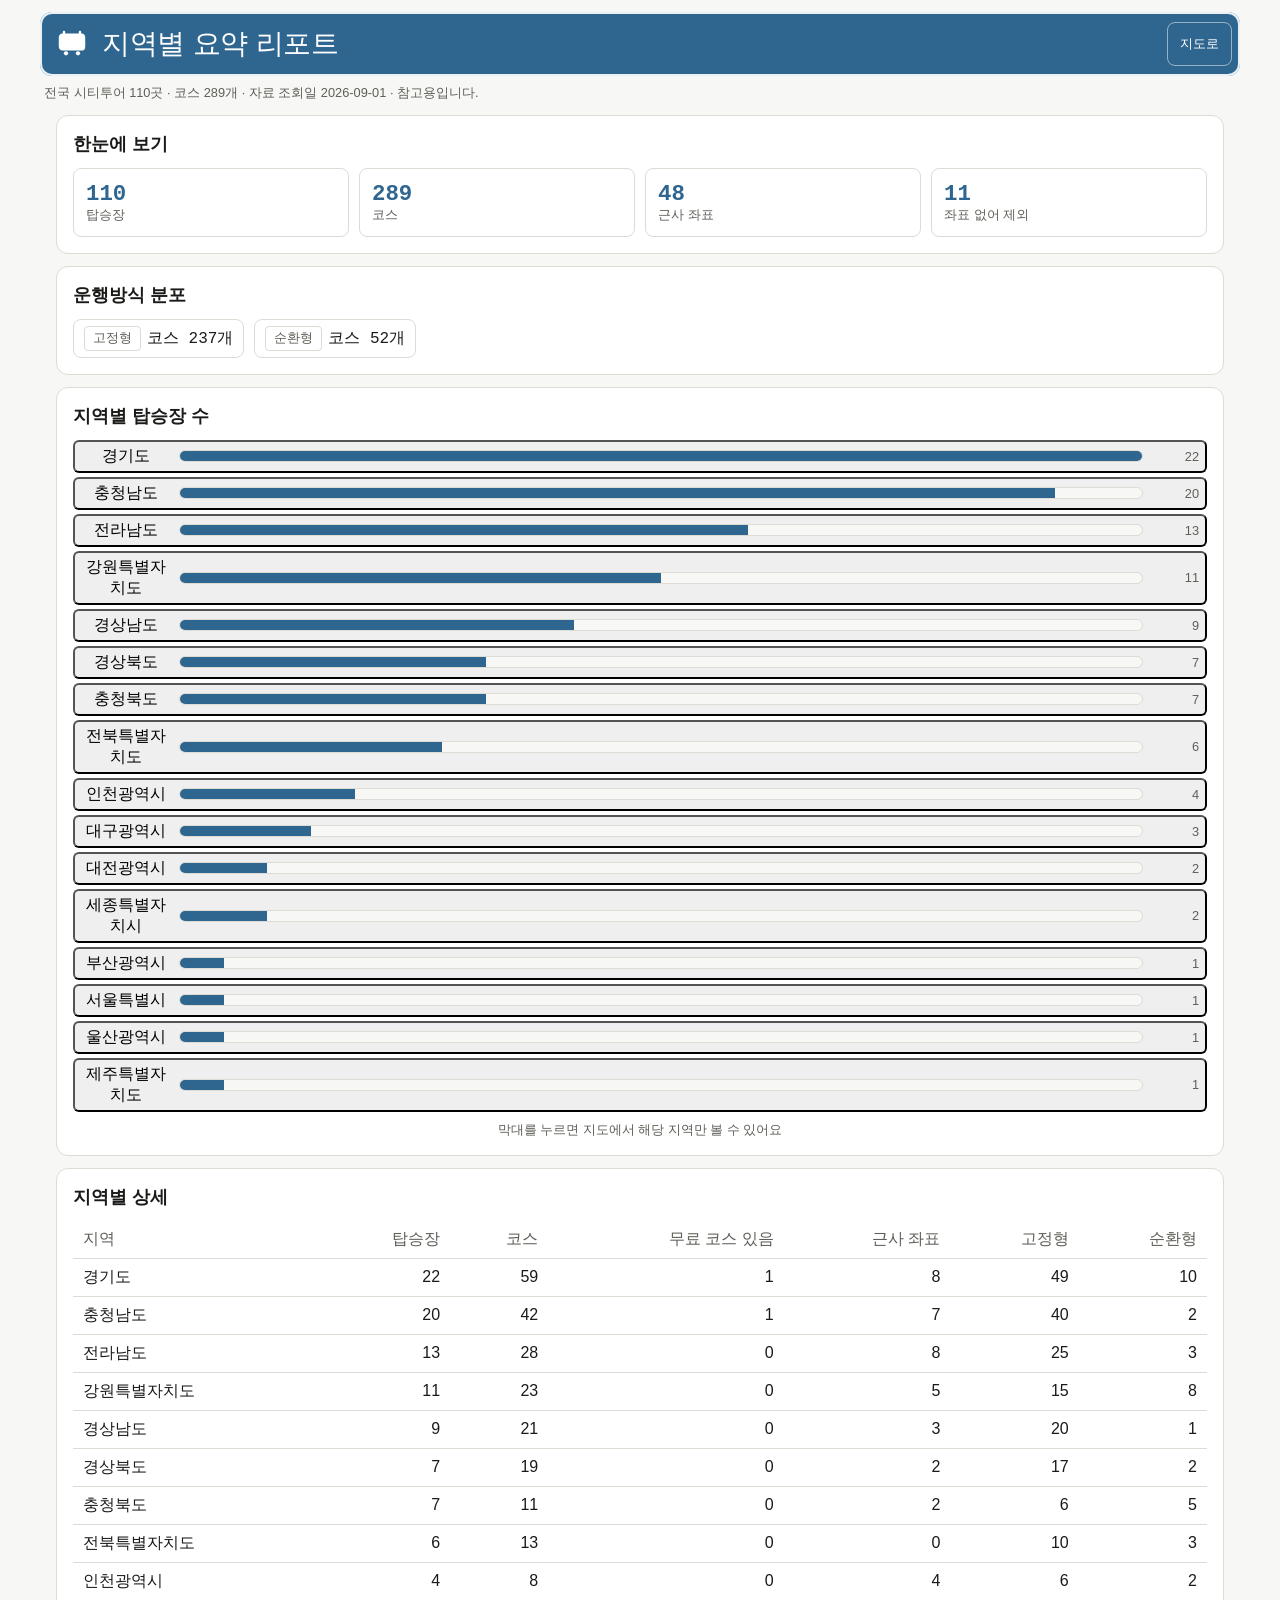
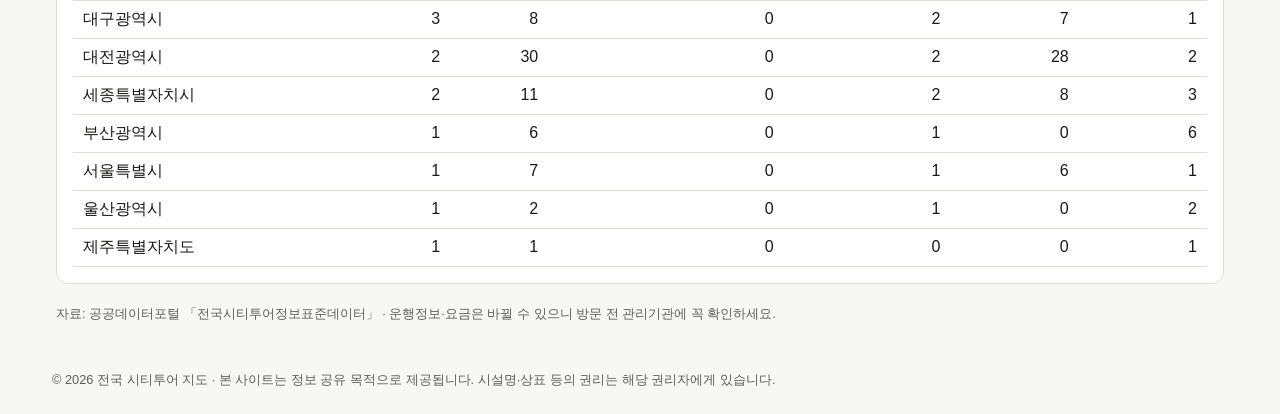
<file: report.html>
<!DOCTYPE html>
<html lang="ko">
<head>
<meta charset="UTF-8">
<meta name="viewport" content="width=device-width, initial-scale=1.0, viewport-fit=cover">
<meta http-equiv="Content-Security-Policy" content="default-src 'self'; script-src 'self'; style-src 'self' 'unsafe-inline' https://fonts.googleapis.com; font-src https://fonts.gstatic.com; img-src 'self' data:; connect-src 'self'; object-src 'none'; base-uri 'self'; form-action 'none'">
<title>지역별 요약 리포트</title>
<meta name="description" content="전국 시티투어 버스·코스 지역별 현황 요약 리포트">
<meta name="theme-color" content="#2F6690">
<link rel="manifest" href="manifest.json">
<link rel="icon" type="image/png" sizes="512x512" href="assets/icons/app-icon-512.png">
<link rel="apple-touch-icon" sizes="180x180" href="assets/icons/app-icon-apple-180.png">
<meta name="apple-mobile-web-app-capable" content="yes">
<meta name="apple-mobile-web-app-status-bar-style" content="default">
<meta name="apple-mobile-web-app-title" content="시티투어지도">
<link rel="stylesheet" href="assets/css/style.css">
</head>
<body>

<header class="app-header">
  <div class="header-inner">
    <svg class="sign-mark" viewBox="0 0 24 24" aria-hidden="true" focusable="false" fill="none" stroke="currentColor" stroke-width="1.8" stroke-linecap="round" stroke-linejoin="round">
      <rect x="3" y="5" width="18" height="11" rx="2"/>
      <path d="M3 12h18M6 5V3M18 5V3"/>
      <circle cx="7.5" cy="19" r="1.6" fill="currentColor" stroke="none"/>
      <circle cx="16.5" cy="19" r="1.6" fill="currentColor" stroke="none"/>
    </svg>
    <div class="sign-text">
      <h1 class="app-title">지역별 요약 리포트</h1>
    </div>
    <a class="report-btn" href="index.html">지도로</a>
  </div>
  <p class="app-notice">전국 시티투어 <span id="totalCount"></span>곳 · 코스 <span id="totalCourses"></span>개 · 자료 조회일 <span id="surveyDate"></span> · 참고용입니다.</p>
</header>

<main class="container report-page">

  <!-- 핵심 지표 -->
  <section class="panel">
    <h2 class="report-section-title">한눈에 보기</h2>
    <div class="stat-tiles" id="statTiles"></div>
  </section>

  <!-- 운행방식 분포 -->
  <section class="panel">
    <h2 class="report-section-title">운행방식 분포</h2>
    <div class="status-chips" id="methodChips"></div>
  </section>

  <!-- 지역별 탑승장 수 -->
  <section class="panel">
    <h2 class="report-section-title">지역별 탑승장 수</h2>
    <div class="district-bars" id="sidoBars"></div>
    <p class="dash-hint">막대를 누르면 지도에서 해당 지역만 볼 수 있어요</p>
  </section>

  <!-- 지역별 상세 표 -->
  <section class="panel">
    <h2 class="report-section-title">지역별 상세</h2>
    <div class="table-wrap">
      <table class="report-table" id="reportTable">
        <thead>
          <tr>
            <th>지역</th><th>탑승장</th><th>코스</th><th>무료 코스 있음</th><th>근사 좌표</th><th>고정형</th><th>순환형</th>
          </tr>
        </thead>
        <tbody></tbody>
      </table>
    </div>
  </section>

  <footer class="app-footer">
    <p>자료: 공공데이터포털 「전국시티투어정보표준데이터」 · 운행정보·요금은 바뀔 수 있으니 방문 전 관리기관에 꼭 확인하세요.</p>
  </footer>
</main>

<div class="site-notice" role="note">
  © 2026 전국 시티투어 지도 · 본 사이트는 정보 공유 목적으로 제공됩니다. 시설명·상표 등의 권리는 해당 권리자에게 있습니다.
</div>

<script src="assets/js/data.js"></script>
<script src="assets/js/report.js"></script>
</body>
</html>
</file>
<file: assets/css/style.css>
@import url('https://fonts.googleapis.com/css2?family=Do+Hyeon&family=IBM+Plex+Sans+KR:wght@400;500;600&family=JetBrains+Mono:wght@500;700&display=swap');

/* ============================================================
   공공 안내 표지 체계 — 다있맵(daitmap) 지도 PWA 공용
   면색 1개가 앱을 구분하고, 나머지는 전부 조용하게 둔다.
   그림자로 띄우지 않는다. 판은 면색과 1px 괘선으로 만든다.
   ============================================================ */

:root {
  /* 면색 — 앱마다 이 두 줄만 다르다. */
  --sign: #2F6690;
  --sign-ink: #FFFFFF;
  --sign-wash: #E9F0F5;      /* 면색의 아주 옅은 톤 — hover/선택 바닥 */

  /* 중립 — 7개 앱 공통 */
  --bg: #F7F7F5;
  --panel: #FFFFFF;
  --ink: #1A1A18;
  --ink-muted: #5F5E58;
  --line: #DCDBD4;

  /* 정보를 나르는 색만 남긴다 */
  --free: #176B5B;
  --paid: #8A4B12;

  /* 1.250 (Major Third) — 이 여섯 단계 밖의 크기를 쓰지 않는다 */
  --fs-xxl: 2.19rem;
  --fs-xl:  1.75rem;
  --fs-l:   1.40rem;
  --fs-m:   1.12rem;
  --fs-base: 1rem;
  --fs-s:   0.80rem;

  --tap: 44px;               /* 최소 터치 타깃 */
  --radius-panel: 12px;
  --radius-card: 10px;

  accent-color: var(--sign);
  caret-color: var(--sign);
  scrollbar-color: var(--line) transparent;
  color-scheme: light;
}

* { margin: 0; padding: 0; box-sizing: border-box; }

body {
  font-family: 'IBM Plex Sans KR', -apple-system, BlinkMacSystemFont, 'Segoe UI', sans-serif;
  background: var(--bg);
  color: var(--ink);
  min-height: 100vh;
  -webkit-text-size-adjust: 100%;
}

/* 우리가 그리지 않은 브라우저 표면도 디자인에 포함된다 */
::selection { background: var(--sign); color: var(--sign-ink); }
::-webkit-scrollbar { width: 10px; height: 10px; }
::-webkit-scrollbar-thumb { background: var(--line); border-radius: 999px; }
::-webkit-scrollbar-track { background: transparent; }

:where(a, button, input, select, [tabindex]):focus-visible {
  outline: 2px solid var(--sign);
  outline-offset: 2px;
  border-radius: 4px;
}

/* 수치는 표지판의 거리 표기처럼 자리를 지킨다 */
.num {
  font-family: 'JetBrains Mono', ui-monospace, monospace;
  font-variant-numeric: tabular-nums;
  font-weight: 700;
}

/* ---------- 헤더: 표지판 ---------- */
.app-header {
  padding: max(12px, env(safe-area-inset-top)) 12px 0;
}

.header-inner {
  position: relative;
  max-width: 1200px;
  margin: 0 auto;
  display: flex;
  align-items: center;
  gap: 12px;
  min-height: 52px;
  padding: 8px 56px 8px 12px;   /* 우측은 링크복사 버튼 자리 */
  background: var(--sign);
  color: var(--sign-ink);
  border-radius: var(--radius-panel);
  box-shadow: inset 0 0 0 2px rgba(255, 255, 255, .9);
}

.sign-mark {
  flex: 0 0 auto;
  width: 26px;
  height: 26px;
  fill: currentColor;
}

.sign-text { flex: 1; min-width: 0; }

.app-title {
  font-family: 'Do Hyeon', 'IBM Plex Sans KR', sans-serif;
  font-size: var(--fs-l);
  font-weight: 400;
  line-height: 1.15;
  letter-spacing: -0.01em;
  color: var(--sign-ink);
  /* 표지판은 이름을 줄이지 않는다. 좁으면 어절 단위로 두 줄이 된다. */
  word-break: keep-all;
  text-wrap: balance;
}

.sign-count-wrap {
  flex: 0 0 auto;
  display: flex;
  flex-direction: column;
  align-items: flex-end;
}

.sign-count {
  display: flex;
  align-items: baseline;
  gap: 2px;
  color: var(--sign-ink);
}
.sign-count .num { font-size: var(--fs-l); }
.sign-count .unit { font-size: var(--fs-s); opacity: .8; }

.sign-sub {
  font-family: 'JetBrains Mono', ui-monospace, monospace;
  font-size: var(--fs-s);
  color: var(--sign-ink);
  opacity: .85;
  margin-top: 2px;
}

.app-notice {
  max-width: 1200px;
  margin: 8px auto 0;
  padding: 0 4px;
  font-size: var(--fs-s);
  line-height: 1.45;
  color: var(--ink-muted);
}

.share-link-btn {
  position: absolute;
  top: 50%;
  right: 4px;
  transform: translateY(-50%);
  width: var(--tap);
  height: var(--tap);
  display: flex;
  align-items: center;
  justify-content: center;
  border: none;
  border-radius: 8px;
  background: transparent;
  color: var(--sign-ink);
  line-height: 1;
  cursor: pointer;
}
.share-link-btn:active { background: rgba(255, 255, 255, .16); }

.share-link-toast {
  position: absolute;
  right: 4px;
  top: calc(100% + 6px);
  z-index: 5;
  padding: 6px 12px;
  border-radius: 6px;
  background: var(--ink);
  color: #fff;
  font-size: var(--fs-s);
  font-weight: 500;
  white-space: nowrap;
}

/* ---------- 레이아웃 ---------- */
.container {
  max-width: 1200px;
  margin: 0 auto;
  padding: 12px 12px max(32px, env(safe-area-inset-bottom));
}

.panel {
  background: var(--panel);
  border: 1px solid var(--line);
  border-radius: var(--radius-panel);
  padding: 12px;
  margin-bottom: 12px;
}

.report-btn {
  position: absolute;
  top: 50%;
  right: 8px;
  transform: translateY(-50%);
  min-height: var(--tap);
  display: inline-flex;
  align-items: center;
  padding: 0 12px;
  font-size: var(--fs-s);
  text-decoration: none;
  color: var(--sign-ink);
  border: 1px solid rgba(255, 255, 255, .5);
  border-radius: 8px;
}

/* ---------- 필터 ---------- */
.filter-bar { position: sticky; top: 8px; z-index: 900; }

.filter-row {
  display: flex;
  flex-wrap: wrap;
  align-items: center;
  gap: 8px;
  margin-bottom: 8px;
}
.filter-row:last-child { margin-bottom: 0; }

.filter-label {
  width: 100%;
  font-size: var(--fs-s);
  font-weight: 500;
  color: var(--ink-muted);
}

/* 모바일에서는 검색이 한 줄을 다 쓴다. 시군구·필터는 다음 줄로 내려간다. */
.search-row { gap: 8px; }
.search-box { flex: 1 1 100%; min-width: 0; }

/* 아이콘 — 컨트롤은 전부 같은 선 굵기로 그린다.
   헤더의 표지판 픽토그램만 면으로 채운 별개 계열이다. */
.ico {
  width: 20px;
  height: 20px;
  fill: none;
  stroke: currentColor;
  stroke-width: 1.8;
  stroke-linecap: round;
  stroke-linejoin: round;
  pointer-events: none;   /* 클릭 판정이 늘 버튼에 잡히도록 */
}

/* font-size 는 16px 아래로 내리지 않는다 — iOS 가 포커스 시 페이지를 확대한다 */
.search-box input,
.district-select {
  width: 100%;
  min-height: var(--tap);
  padding: 8px 12px;
  border: 1px solid var(--line);
  border-radius: 8px;
  background: var(--panel);
  font-family: inherit;
  font-size: var(--fs-base);
  color: var(--ink);
  outline: none;
}
.search-box input::placeholder { color: var(--ink-muted); }
.search-box input:focus,
.district-select:focus { border-color: var(--sign); }

/* min-width:0 이 없으면 select 가 가장 긴 옵션 텍스트만큼 벌어져
   좁은 화면에서 옆 버튼을 다음 줄로 밀어낸다. */
.district-select { flex: 1; width: auto; min-width: 0; max-width: none; cursor: pointer; }

.filter-collapse-btn {
  flex: 0 0 var(--tap);
  width: var(--tap);
  min-height: var(--tap);
  border: 1px solid var(--line);
  border-radius: 8px;
  background: var(--panel);
  color: var(--ink-muted);
  cursor: pointer;
}
.filter-collapse-btn[aria-expanded="true"] {
  background: var(--sign);
  border-color: var(--sign);
  color: var(--sign-ink);
}
.filter-collapse-btn .ico { transition: transform .18s ease; }
.filter-collapse-btn[aria-expanded="true"] .ico { transform: rotate(180deg); }
.filter-groups[hidden] { display: none; }

.pill {
  min-height: var(--tap);
  display: inline-flex;
  align-items: center;
  padding: 0 14px;
  border: 1px solid var(--line);
  border-radius: 999px;
  background: var(--panel);
  font-family: inherit;
  font-size: var(--fs-base);
  color: var(--ink);
  cursor: pointer;
}
.pill.active {
  background: var(--sign);
  border-color: var(--sign);
  color: var(--sign-ink);
}
.pill.reset { color: var(--ink-muted); }

.result-count-row {
  display: flex;
  align-items: center;
  flex-wrap: wrap;
  gap: 8px;
  margin-top: 10px;
}
.result-count {
  margin-left: auto;
  font-size: var(--fs-s);
  color: var(--ink-muted);
}

/* 시각적으로는 작게, 히트 영역은 44px */
.view-toggle {
  display: inline-flex;
  border: 1px solid var(--line);
  border-radius: 999px;
  overflow: hidden;
  background: var(--panel);
}
.view-toggle .pill { border: none; border-radius: 0; }
.view-toggle .pill + .pill { box-shadow: inset 1px 0 0 var(--line); }
.pill-sm,
.result-count-row .pill {
  min-height: var(--tap);
  padding: 0 12px;
  font-size: var(--fs-s);
}

/* ---------- 지도 + 목록 ---------- */
.content-grid {
  display: grid;
  grid-template-columns: 1fr;
  gap: 12px;
  align-items: start;
}
.content-grid.view-map .list-pane { display: none; }
.content-grid.view-list .map-pane { display: none; }

.map-pane {
  position: relative;
  border: 1px solid var(--line);
  border-radius: var(--radius-panel);
  overflow: hidden;
  background: var(--panel);
}
#map { height: 62dvh; min-height: 320px; }

/* Leaflet 팝업 */
.leaflet-popup-content-wrapper {
  border-radius: var(--radius-card);
  font-family: 'IBM Plex Sans KR', sans-serif;
}
.popup-name { font-size: var(--fs-m); font-weight: 600; color: var(--ink); margin-bottom: 3px; }
.popup-meta { font-size: var(--fs-s); color: var(--ink-muted); margin-bottom: 8px; }
.popup-btn {
  min-height: var(--tap);
  padding: 0 14px;
  border: none;
  border-radius: 8px;
  background: var(--sign);
  color: var(--sign-ink);
  font-family: inherit;
  font-size: var(--fs-s);
  cursor: pointer;
}

/* ---------- 카드 ---------- */
.card-grid {
  display: grid;
  grid-template-columns: 1fr;
  gap: 10px;
}

.facility-card {
  display: flex;
  flex-direction: column;
  background: var(--panel);
  border: 1px solid var(--line);
  border-radius: var(--radius-card);
  overflow: hidden;
  cursor: pointer;
}

.card-body {
  display: flex;
  flex-direction: column;
  gap: 7px;
  flex: 1;
  padding: 12px;
}
.card-title-row {
  display: flex;
  align-items: flex-start;
  justify-content: space-between;
  gap: 8px;
}
.card-name {
  flex: 1;
  min-width: 0;
  font-size: var(--fs-l);
  font-weight: 600;
  line-height: 1.3;
  color: var(--ink);
}

.card-tags { display: flex; flex-wrap: wrap; gap: 5px; }

/* 기본 태그는 무채색. 정보를 나르는 것만 색을 갖는다. */
.tag {
  padding: 3px 8px;
  border: 1px solid var(--line);
  border-radius: 4px;
  background: var(--panel);
  font-size: var(--fs-s);
  font-weight: 500;
  color: var(--ink-muted);
  white-space: nowrap;
}
.tag.district { color: var(--ink); }
/* 부모가 스캔하는 것은 "무료"다. 무료만 면 채움, 유료는 외곽선 + 굵기.
   유료까지 채우면 면색이 카드로 새어 "면색은 표지판·활성 필터·마커에만" 규칙이 깨진다. */
.tag.free, .tag.paid { font-weight: 600; }
.tag.free { background: var(--free); border-color: var(--free); color: #fff; }
.tag.paid { border-color: var(--paid); color: var(--paid); }

/* 위치 근사치 — 눈에 띄되 경고색은 과하지 않게 */
.tag.approx { background: var(--sign-wash); color: var(--sign); border: 1px solid var(--sign); }

.card-info {
  font-size: var(--fs-base);
  line-height: 1.5;
  color: var(--ink-muted);
}

.card-locate {
  align-self: flex-start;
  min-height: var(--tap);
  display: inline-flex;
  align-items: center;
  padding: 0 12px;
  border: 1px solid var(--line);
  border-radius: 8px;
  background: var(--panel);
  font-family: inherit;
  font-size: var(--fs-s);
  color: var(--ink);
  cursor: pointer;
}

.empty-state {
  padding: 48px 16px;
  text-align: center;
  color: var(--ink-muted);
  line-height: 1.7;
}

/* ---------- 모달: 모바일은 바텀시트 ---------- */
.modal-overlay {
  position: fixed;
  inset: 0;
  z-index: 2000;
  display: flex;
  align-items: flex-end;
  justify-content: center;
  background: rgba(26, 26, 24, .45);
}
.modal-overlay[hidden] { display: none; }

.modal-card {
  position: relative;
  width: 100%;
  max-height: 88dvh;
  overflow-y: auto;
  padding: 20px 16px max(20px, env(safe-area-inset-bottom));
  background: var(--panel);
  border-radius: 16px 16px 0 0;
  animation: sheetUp .22s cubic-bezier(.2, .7, .3, 1);
}
/* 그랩 핸들 */
.modal-card::before {
  content: "";
  display: block;
  width: 40px;
  height: 4px;
  margin: -8px auto 12px;
  border-radius: 999px;
  background: var(--line);
}
@keyframes sheetUp {
  from { transform: translateY(16px); opacity: 0; }
  to   { transform: translateY(0);    opacity: 1; }
}

.modal-close {
  position: absolute;
  top: 8px;
  right: 8px;
  width: var(--tap);
  height: var(--tap);
  border: none;
  border-radius: 8px;
  background: transparent;
  color: var(--ink-muted);
  cursor: pointer;
}

.modal-title {
  font-size: var(--fs-l);
  font-weight: 600;
  line-height: 1.3;
  margin: 0 40px 8px 0;
  color: var(--ink);
}
.modal-tags { display: flex; flex-wrap: wrap; gap: 5px; margin-bottom: 14px; }

.modal-intro {
  padding: 10px 12px;
  margin-bottom: 14px;
  border: 1px solid var(--line);
  border-radius: 8px;
  background: var(--bg);
  font-size: var(--fs-base);
  line-height: 1.6;
  color: var(--ink-muted);
}

.detail-list { display: flex; flex-direction: column; margin-bottom: 18px; }
.detail-item {
  display: grid;
  grid-template-columns: 84px 1fr;
  gap: 10px;
  padding: 9px 0;
  border-bottom: 1px solid var(--line);
  font-size: var(--fs-base);
  line-height: 1.5;
}
.detail-item:last-child { border-bottom: none; }
.detail-item .k { color: var(--ink-muted); }
.detail-item .v { color: var(--ink); word-break: break-word; }

/* 상세 모달 안에서 코스 여러 개를 구분 */
.course-block { border-top: 1px solid var(--line); padding-top: 12px; margin-top: 12px; }
.course-block:first-of-type { border-top: none; margin-top: 0; }
.course-name { font-size: var(--fs-m); font-weight: 600; margin-bottom: 6px; }

.modal-links { display: flex; flex-wrap: wrap; gap: 8px; }
.link-btn {
  flex: 1;
  min-width: 120px;
  min-height: var(--tap);
  display: inline-flex;
  align-items: center;
  justify-content: center;
  padding: 0 16px;
  border: 1px solid var(--line);
  border-radius: 8px;
  background: var(--panel);
  font-family: inherit;
  font-size: var(--fs-base);
  color: var(--ink);
  text-decoration: none;
  cursor: pointer;
}
.link-btn.map {
  background: var(--sign);
  border-color: var(--sign);
  color: var(--sign-ink);
}

/* ---------- 푸터 ---------- */
.app-footer {
  margin-top: 20px;
  font-size: var(--fs-s);
  line-height: 1.6;
  color: var(--ink-muted);
}
.site-notice {
  max-width: 1200px;
  margin: 0 auto;
  padding: 14px 12px max(24px, env(safe-area-inset-bottom));
  font-size: var(--fs-s);
  line-height: 1.6;
  color: var(--ink-muted);
}

/* ---------- 리포트 페이지 ---------- */
.report-page .panel { padding: 16px; }
.report-section-title {
  font-size: var(--fs-m);
  font-weight: 600;
  margin-bottom: 12px;
  color: var(--ink);
}
.status-chips { display: flex; flex-wrap: wrap; gap: 10px; }
.status-chip {
  display: flex;
  align-items: center;
  gap: 6px;
  padding: 6px 10px;
  border: 1px solid var(--line);
  border-radius: 8px;
}
.status-chip .tag { font-size: var(--fs-s); }
.chip-num {
  font-family: 'JetBrains Mono', ui-monospace, monospace;
  font-variant-numeric: tabular-nums;
  font-size: var(--fs-base);
  color: var(--ink);
}
.table-wrap { overflow-x: auto; }
.report-table {
  width: 100%;
  border-collapse: collapse;
  font-size: var(--fs-base);
  font-variant-numeric: tabular-nums;
}
.report-table th {
  padding: 8px 10px;
  border-bottom: 1px solid var(--line);
  color: var(--ink-muted);
  font-weight: 500;
  text-align: left;
}
.report-table td {
  padding: 8px 10px;
  border-bottom: 1px solid var(--line);
  color: var(--ink);
}
.report-table td:not(:first-child),
.report-table th:not(:first-child) { text-align: right; }
.report-table tr:hover td { background: var(--sign-wash); }

.stat-tiles {
  display: grid;
  grid-template-columns: repeat(auto-fit, minmax(130px, 1fr));
  gap: 10px;
}
.stat-tile {
  padding: 12px;
  border: 1px solid var(--line);
  border-radius: 8px;
}
.stat-tile .num {
  display: block;
  font-size: var(--fs-l);
  color: var(--sign);
}
.stat-tile .lbl { font-size: var(--fs-s); color: var(--ink-muted); }

.district-bars { display: flex; flex-direction: column; gap: 4px; }
.dbar {
  display: grid;
  grid-template-columns: 90px 1fr 48px;
  gap: 8px;
  align-items: center;
  padding: 4px 6px;
  border-radius: 6px;
  font-size: var(--fs-base);
}
.dbar:hover, .dbar.active { background: var(--sign-wash); }
.dbar .track {
  display: block;
  height: 12px;
  border-radius: 999px;
  background: var(--bg);
  border: 1px solid var(--line);
  overflow: hidden;
}
.dbar .fill { display: block; height: 100%; background: var(--sign); }
.dbar .cnt {
  text-align: right;
  font-variant-numeric: tabular-nums;
  color: var(--ink-muted);
  font-size: var(--fs-s);
}
.dash-hint {
  margin-top: 10px;
  text-align: center;
  font-size: var(--fs-s);
  color: var(--ink-muted);
}

/* ---------- 독도 ----------
   배경 지도의 표기에 기대지 않고 늘 같은 자리에 이름을 둔다. */
.dokdo-label {
  background: transparent;
  border: none;
  box-shadow: none;
  padding: 0;
  color: #2f2e2b;
  font-size: 11.5px;
  font-weight: 700;
  white-space: nowrap;
  text-shadow: 0 0 3px #fff, 0 0 3px #fff, 0 0 3px #fff;
}
.dokdo-label.leaflet-tooltip-right::before,
.dokdo-label.leaflet-tooltip-left::before { display: none; }

/* ============================================================
   ≥640px
   ============================================================ */
@media (min-width: 640px) {
  .search-box { flex: 1 1 220px; }
  .district-select { flex: 0 1 240px; }
  .app-header { padding-left: 16px; padding-right: 16px; }
  .container { padding-left: 16px; padding-right: 16px; }
  .header-inner {
    min-height: 64px;
    padding: 10px 60px 10px 16px;
    gap: 14px;
  }
  .sign-mark { width: 32px; height: 32px; }
  .app-title { font-size: var(--fs-xl); }
  .sign-count .num { font-size: var(--fs-xl); }
  .panel { padding: 14px; }
  .card-grid { grid-template-columns: repeat(auto-fill, minmax(240px, 1fr)); gap: 12px; }
  .district-select { max-width: 240px; }

  /* 데스크톱 폭에서는 가운데 카드 모달로 되돌린다 */
  .modal-overlay { align-items: center; padding: 24px; }
  .modal-card {
    max-width: 520px;
    max-height: 85dvh;
    padding: 24px;
    border-radius: var(--radius-panel);
  }
  .modal-card::before { display: none; }
  .modal-close { top: 12px; right: 12px; }
  .modal-links .link-btn { flex: 0 1 auto; }
}

/* ============================================================
   ≥901px — 지도와 목록을 나란히
   ============================================================ */
@media (min-width: 901px) {
  .content-grid { grid-template-columns: 55% 1fr; gap: 16px; }
  .content-grid.view-map .list-pane,
  .content-grid.view-list .map-pane { display: block; }
  .map-pane { position: sticky; top: 16px; }
  #map { height: calc(100dvh - 140px); min-height: 420px; }
  .view-toggle { display: none; }
  .filter-label { width: auto; min-width: 56px; }
  .search-row { flex-wrap: wrap; }
}

/* 포인터가 있는 기기에서만 hover 를 준다 — 터치에서는 탭 뒤 상태가 고착된다 */
@media (hover: hover) {
  .facility-card:hover { border-color: var(--sign); background: var(--sign-wash); }
  .pill:not(.active):hover { border-color: var(--sign); }
  .card-locate:hover,
  .link-btn:hover,
  .filter-collapse-btn:hover { border-color: var(--sign); }
  .search-box input:hover,
  .district-select:hover { border-color: var(--ink-muted); }
}

/* 모션을 줄이려는 사용자에게도 "상태"는 보여야 한다.
   transition-duration 만 0 에 가깝게 낮추면 transition-property 가 all 인 채로 남아
   배경·테두리·transform 같은 상태 변화가 시작값에 고정돼 아예 렌더되지 않는다.
   전환 자체를 끄는 것이 맞다. */
@media (prefers-reduced-motion: reduce) {
  *, *::before, *::after {
    animation-duration: 1ms !important;
    animation-iteration-count: 1 !important;
    transition: none !important;
    scroll-behavior: auto !important;
  }
}

/* ---------- 내 주변 (geo.js) ---------- */
/* 위치를 묻는 동안 — 브라우저 팝업이 떠 있는 시간이라 몇 초씩 걸린다.
   버튼이 눌리지 않는 이유를 색으로 알린다. */
.nearby-btn:disabled { opacity: .55; cursor: default; }

/* 거리는 내 주변 모드에서만 붙고, 그 화면에서 가장 먼저 읽는 값이다.
   면 채움은 무료 태그의 몫이므로 여기서는 옅은 톤으로 둔다. */
.tag.dist {
  border-color: var(--sign);
  background: var(--sign-wash);
  color: var(--sign);
  font-family: 'JetBrains Mono', ui-monospace, monospace;
  font-variant-numeric: tabular-nums;
  font-weight: 700;
}

/* 지도 위에 띄우지 않는다 — 모바일 기본이 목록 뷰라, 거기서 권한 안내를
   못 보면 사용자는 버튼이 고장 난 줄 안다. */
.nearby-notice {
  margin-top: 8px;
  font-size: var(--fs-s);
  line-height: 1.5;
  color: var(--ink-muted);
}
.nearby-notice[hidden] { display: none; }
</file>
